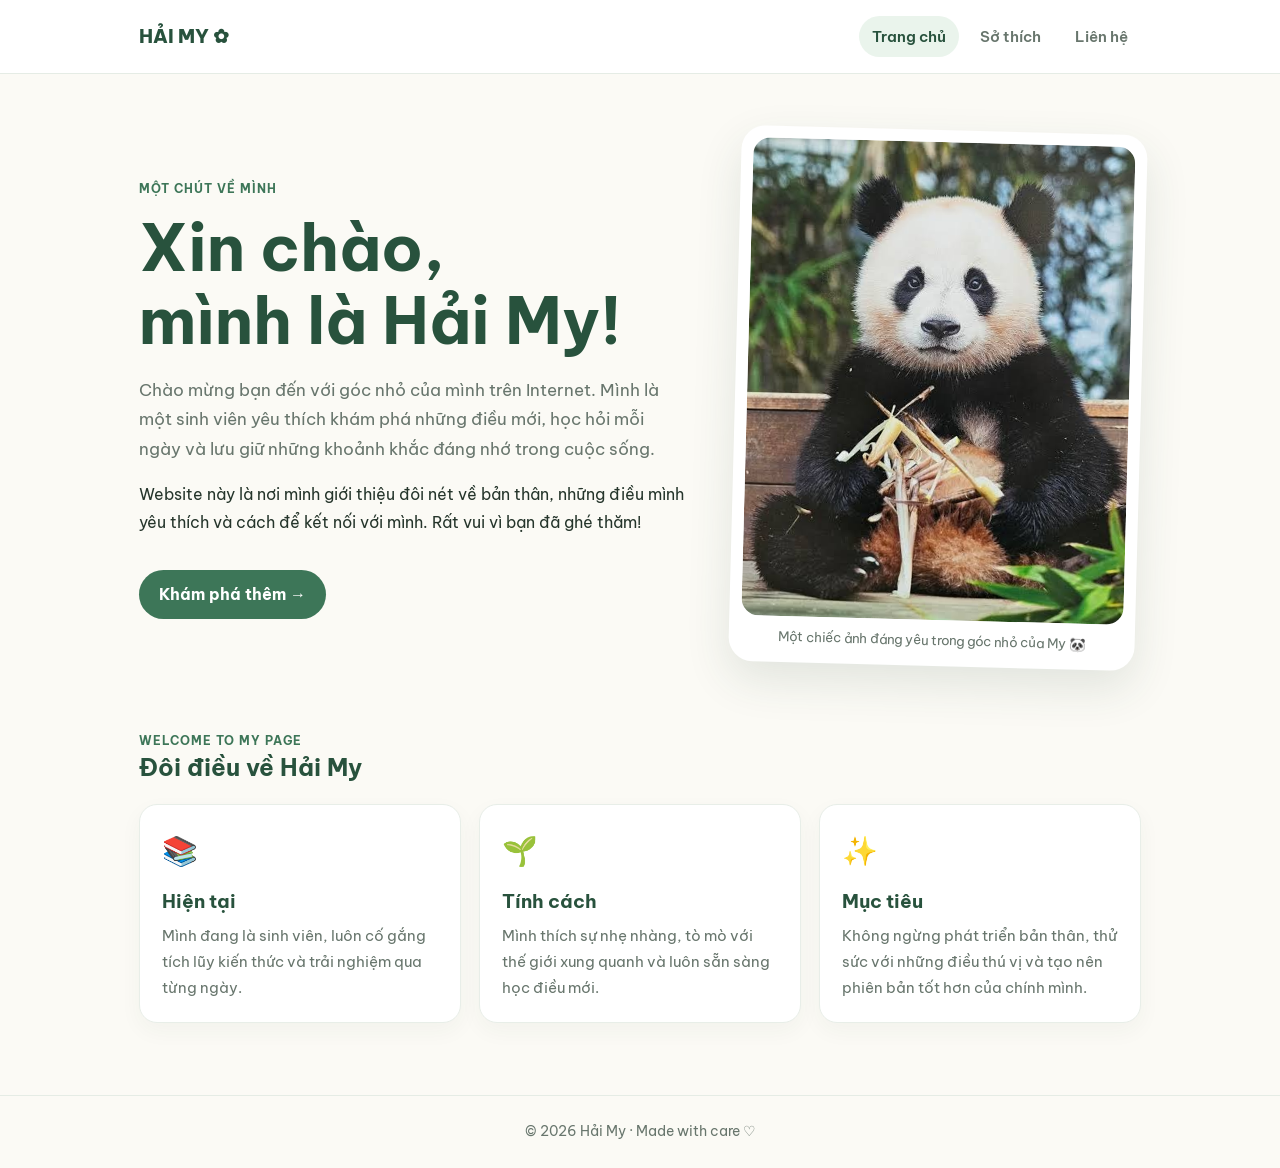
<file: index.html>
<!DOCTYPE html>
<html lang="vi">
<head>
  <meta charset="UTF-8">
  <meta name="viewport" content="width=device-width, initial-scale=1.0">
  <title>Hải My | Trang chủ</title>
  <link rel="stylesheet" href="style.css">
</head>
<body>
<header><div class="nav">
  <a class="logo" href="index.html">HẢI MY ✿</a>
  <nav>
    <a class="active" href="index.html">Trang chủ</a>
    <a href="hobbies.html">Sở thích</a>
    <a href="contact.html">Liên hệ</a>
  </nav>
</div></header>
<main>
  <section class="hero">
    <div>
      <div class="eyebrow">Một chút về mình</div>
      <h1>Xin chào,<br>mình là Hải My!</h1>
      <p class="lead">Chào mừng bạn đến với góc nhỏ của mình trên Internet. Mình là một sinh viên yêu thích khám phá những điều mới, học hỏi mỗi ngày và lưu giữ những khoảnh khắc đáng nhớ trong cuộc sống.</p>
      <p>Website này là nơi mình giới thiệu đôi nét về bản thân, những điều mình yêu thích và cách để kết nối với mình. Rất vui vì bạn đã ghé thăm!</p>
      <a class="button" href="hobbies.html">Khám phá thêm →</a>
    </div>
    <div class="photo-card">
      <img src="assets/panda.jpg" alt="Một chú gấu trúc đang ngồi và cầm tre">
      <div class="photo-caption">Một chiếc ảnh đáng yêu trong góc nhỏ của My 🐼</div>
    </div>
  </section>
  <section class="section">
    <div class="eyebrow">Welcome to my page</div>
    <h2>Đôi điều về Hải My</h2>
    <div class="cards">
      <article class="card"><div class="emoji">📚</div><h3>Hiện tại</h3><p>Mình đang là sinh viên, luôn cố gắng tích lũy kiến thức và trải nghiệm qua từng ngày.</p></article>
      <article class="card"><div class="emoji">🌱</div><h3>Tính cách</h3><p>Mình thích sự nhẹ nhàng, tò mò với thế giới xung quanh và luôn sẵn sàng học điều mới.</p></article>
      <article class="card"><div class="emoji">✨</div><h3>Mục tiêu</h3><p>Không ngừng phát triển bản thân, thử sức với những điều thú vị và tạo nên phiên bản tốt hơn của chính mình.</p></article>
    </div>
  </section>
</main>
<footer>© 2026 Hải My · Made with care ♡</footer>
</body>
</html>
</file>
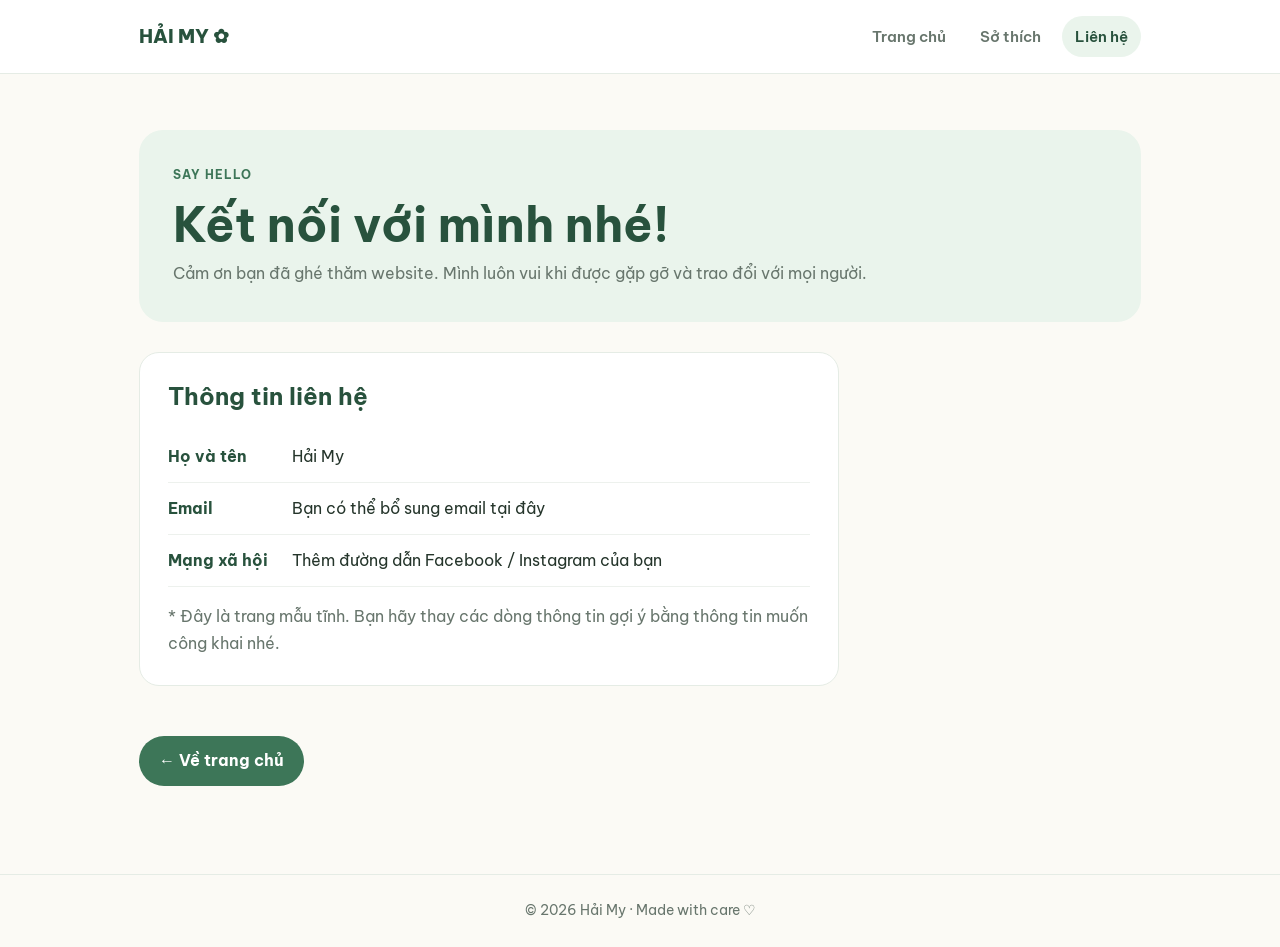
<file: contact.html>
<!DOCTYPE html>
<html lang="vi">
<head>
  <meta charset="UTF-8">
  <meta name="viewport" content="width=device-width, initial-scale=1.0">
  <title>Hải My | Liên hệ</title>
  <link rel="stylesheet" href="style.css">
</head>
<body>
<header><div class="nav">
  <a class="logo" href="index.html">HẢI MY ✿</a>
  <nav>
    <a href="index.html">Trang chủ</a>
    <a href="hobbies.html">Sở thích</a>
    <a class="active" href="contact.html">Liên hệ</a>
  </nav>
</div></header>
<main>
  <section class="page-heading">
    <div class="eyebrow">Say hello</div>
    <h1>Kết nối với mình nhé!</h1>
    <p>Cảm ơn bạn đã ghé thăm website. Mình luôn vui khi được gặp gỡ và trao đổi với mọi người.</p>
  </section>
  <section class="contact-box">
    <h2>Thông tin liên hệ</h2>
    <div class="contact-line"><strong>Họ và tên</strong> Hải My</div>
    <div class="contact-line"><strong>Email</strong> Bạn có thể bổ sung email tại đây</div>
    <div class="contact-line"><strong>Mạng xã hội</strong> Thêm đường dẫn Facebook / Instagram của bạn</div>
    <p style="color:#68766d;margin-bottom:0">* Đây là trang mẫu tĩnh. Bạn hãy thay các dòng thông tin gợi ý bằng thông tin muốn công khai nhé.</p>
  </section>
  <p style="margin-top:32px"><a class="button" href="index.html">← Về trang chủ</a></p>
</main>
<footer>© 2026 Hải My · Made with care ♡</footer>
</body>
</html>
</file>
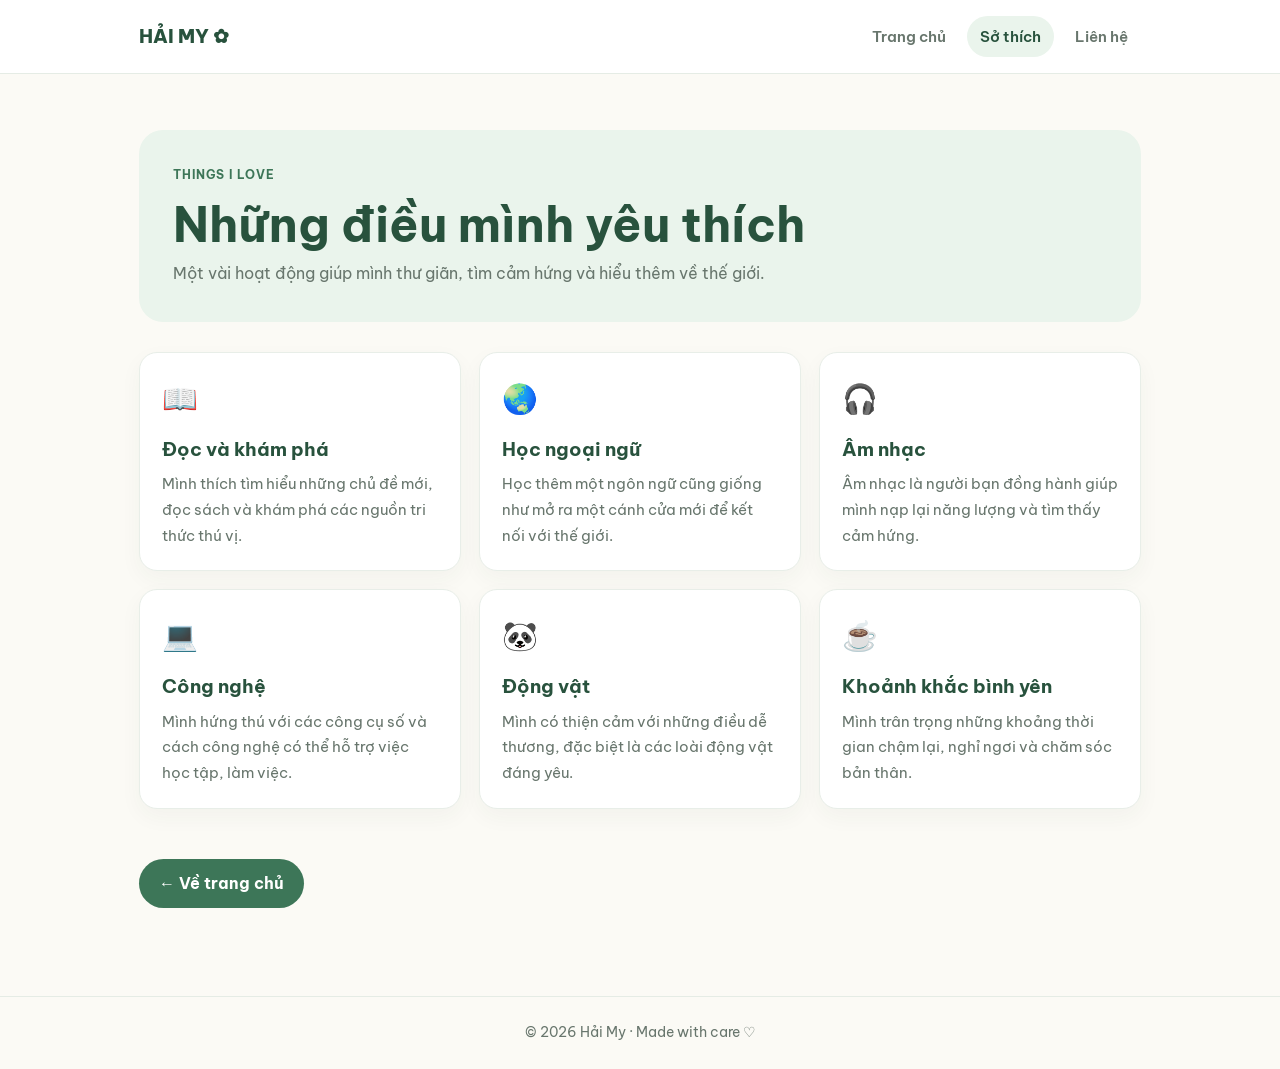
<file: hobbies.html>
<!DOCTYPE html>
<html lang="vi">
<head>
  <meta charset="UTF-8">
  <meta name="viewport" content="width=device-width, initial-scale=1.0">
  <title>Hải My | Sở thích</title>
  <link rel="stylesheet" href="style.css">
</head>
<body>
<header><div class="nav">
  <a class="logo" href="index.html">HẢI MY ✿</a>
  <nav>
    <a href="index.html">Trang chủ</a>
    <a class="active" href="hobbies.html">Sở thích</a>
    <a href="contact.html">Liên hệ</a>
  </nav>
</div></header>
<main>
  <section class="page-heading">
    <div class="eyebrow">Things I love</div>
    <h1>Những điều mình yêu thích</h1>
    <p>Một vài hoạt động giúp mình thư giãn, tìm cảm hứng và hiểu thêm về thế giới.</p>
  </section>
  <section class="cards">
    <article class="card"><div class="emoji">📖</div><h3>Đọc và khám phá</h3><p>Mình thích tìm hiểu những chủ đề mới, đọc sách và khám phá các nguồn tri thức thú vị.</p></article>
    <article class="card"><div class="emoji">🌏</div><h3>Học ngoại ngữ</h3><p>Học thêm một ngôn ngữ cũng giống như mở ra một cánh cửa mới để kết nối với thế giới.</p></article>
    <article class="card"><div class="emoji">🎧</div><h3>Âm nhạc</h3><p>Âm nhạc là người bạn đồng hành giúp mình nạp lại năng lượng và tìm thấy cảm hứng.</p></article>
    <article class="card"><div class="emoji">💻</div><h3>Công nghệ</h3><p>Mình hứng thú với các công cụ số và cách công nghệ có thể hỗ trợ việc học tập, làm việc.</p></article>
    <article class="card"><div class="emoji">🐼</div><h3>Động vật</h3><p>Mình có thiện cảm với những điều dễ thương, đặc biệt là các loài động vật đáng yêu.</p></article>
    <article class="card"><div class="emoji">☕</div><h3>Khoảnh khắc bình yên</h3><p>Mình trân trọng những khoảng thời gian chậm lại, nghỉ ngơi và chăm sóc bản thân.</p></article>
  </section>
  <p style="margin-top:32px"><a class="button" href="index.html">← Về trang chủ</a></p>
</main>
<footer>© 2026 Hải My · Made with care ♡</footer>
</body>
</html>
</file>
<file: style.css>
@import url('https://fonts.googleapis.com/css2?family=Be+Vietnam+Pro:wght@400;500;600;700;800&display=swap');

:root {
  --green: #3d7658;
  --green-dark: #28523d;
  --mint: #eaf4ec;
  --cream: #fbfaf5;
  --ink: #25352b;
  --muted: #68766d;
  --white: #fff;
}
* { box-sizing: border-box; }
body {
  margin: 0;
  font-family: 'Be Vietnam Pro', Arial, sans-serif;
  background: var(--cream);
  color: var(--ink);
  line-height: 1.7;
}
header {
  background: rgba(255,255,255,.94);
  border-bottom: 1px solid #e5ece5;
  position: sticky;
  top: 0;
  z-index: 5;
}
.nav {
  max-width: 1050px;
  margin: auto;
  padding: 16px 24px;
  display: flex;
  justify-content: space-between;
  align-items: center;
  gap: 20px;
}
.logo { color: var(--green-dark); font-weight: 800; font-size: 1.2rem; text-decoration: none; }
nav { display: flex; gap: 8px; flex-wrap: wrap; }
nav a {
  text-decoration: none;
  color: var(--muted);
  padding: 8px 13px;
  border-radius: 999px;
  font-size: .92rem;
  font-weight: 600;
}
nav a:hover, nav a.active { background: var(--mint); color: var(--green-dark); }
main { max-width: 1050px; margin: auto; padding: 56px 24px 72px; }
.hero {
  display: grid;
  grid-template-columns: 1.15fr .85fr;
  gap: 46px;
  align-items: center;
}
.eyebrow { color: var(--green); font-weight: 700; letter-spacing: .08em; text-transform: uppercase; font-size: .78rem; }
h1 { font-size: clamp(2.3rem, 5vw, 4rem); line-height: 1.15; margin: 12px 0 18px; color: var(--green-dark); }
h2 { color: var(--green-dark); line-height: 1.25; margin-top: 0; }
.lead { font-size: 1.08rem; color: var(--muted); max-width: 600px; }
.photo-card {
  background: white; padding: 12px; border-radius: 24px;
  box-shadow: 0 18px 45px rgba(44, 77, 55, .12);
  transform: rotate(1.5deg);
}
.photo-card img { display: block; width: 100%; aspect-ratio: 4/5; object-fit: cover; border-radius: 17px; }
.photo-caption { text-align: center; color: var(--muted); font-size: .83rem; padding: 10px 4px 2px; }
.button {
  display: inline-block; margin-top: 18px; padding: 11px 20px;
  border-radius: 999px; background: var(--green); color: white;
  text-decoration: none; font-weight: 700;
}
.button:hover { background: var(--green-dark); }
.section { margin-top: 64px; }
.cards { display: grid; grid-template-columns: repeat(3, 1fr); gap: 18px; margin-top: 22px; }
.card {
  background: white; border: 1px solid #e8eee8; border-radius: 18px;
  padding: 22px; box-shadow: 0 8px 22px rgba(44,77,55,.045);
}
.card .emoji { font-size: 1.8rem; }
.card h3 { margin: 10px 0 6px; color: var(--green-dark); }
.card p { margin: 0; color: var(--muted); font-size: .94rem; }
.page-heading { background: var(--mint); border-radius: 24px; padding: 34px; margin-bottom: 30px; }
.page-heading h1 { font-size: clamp(2rem, 4vw, 3rem); margin-bottom: 8px; }
.page-heading p { color: var(--muted); margin: 0; }
.contact-box { background: white; border: 1px solid #e5ece5; border-radius: 20px; padding: 28px; max-width: 700px; }
.contact-line { padding: 12px 0; border-bottom: 1px solid #edf1ed; }
.contact-line:last-child { border: 0; }
.contact-line strong { color: var(--green-dark); display: inline-block; min-width: 120px; }
footer { text-align: center; color: var(--muted); padding: 24px; border-top: 1px solid #e5ece5; font-size: .88rem; }
@media (max-width: 720px) {
  .nav { align-items: flex-start; flex-direction: column; }
  main { padding-top: 36px; }
  .hero { grid-template-columns: 1fr; gap: 30px; }
  .photo-card { max-width: 420px; margin: auto; }
  .cards { grid-template-columns: 1fr; }
}
</file>
